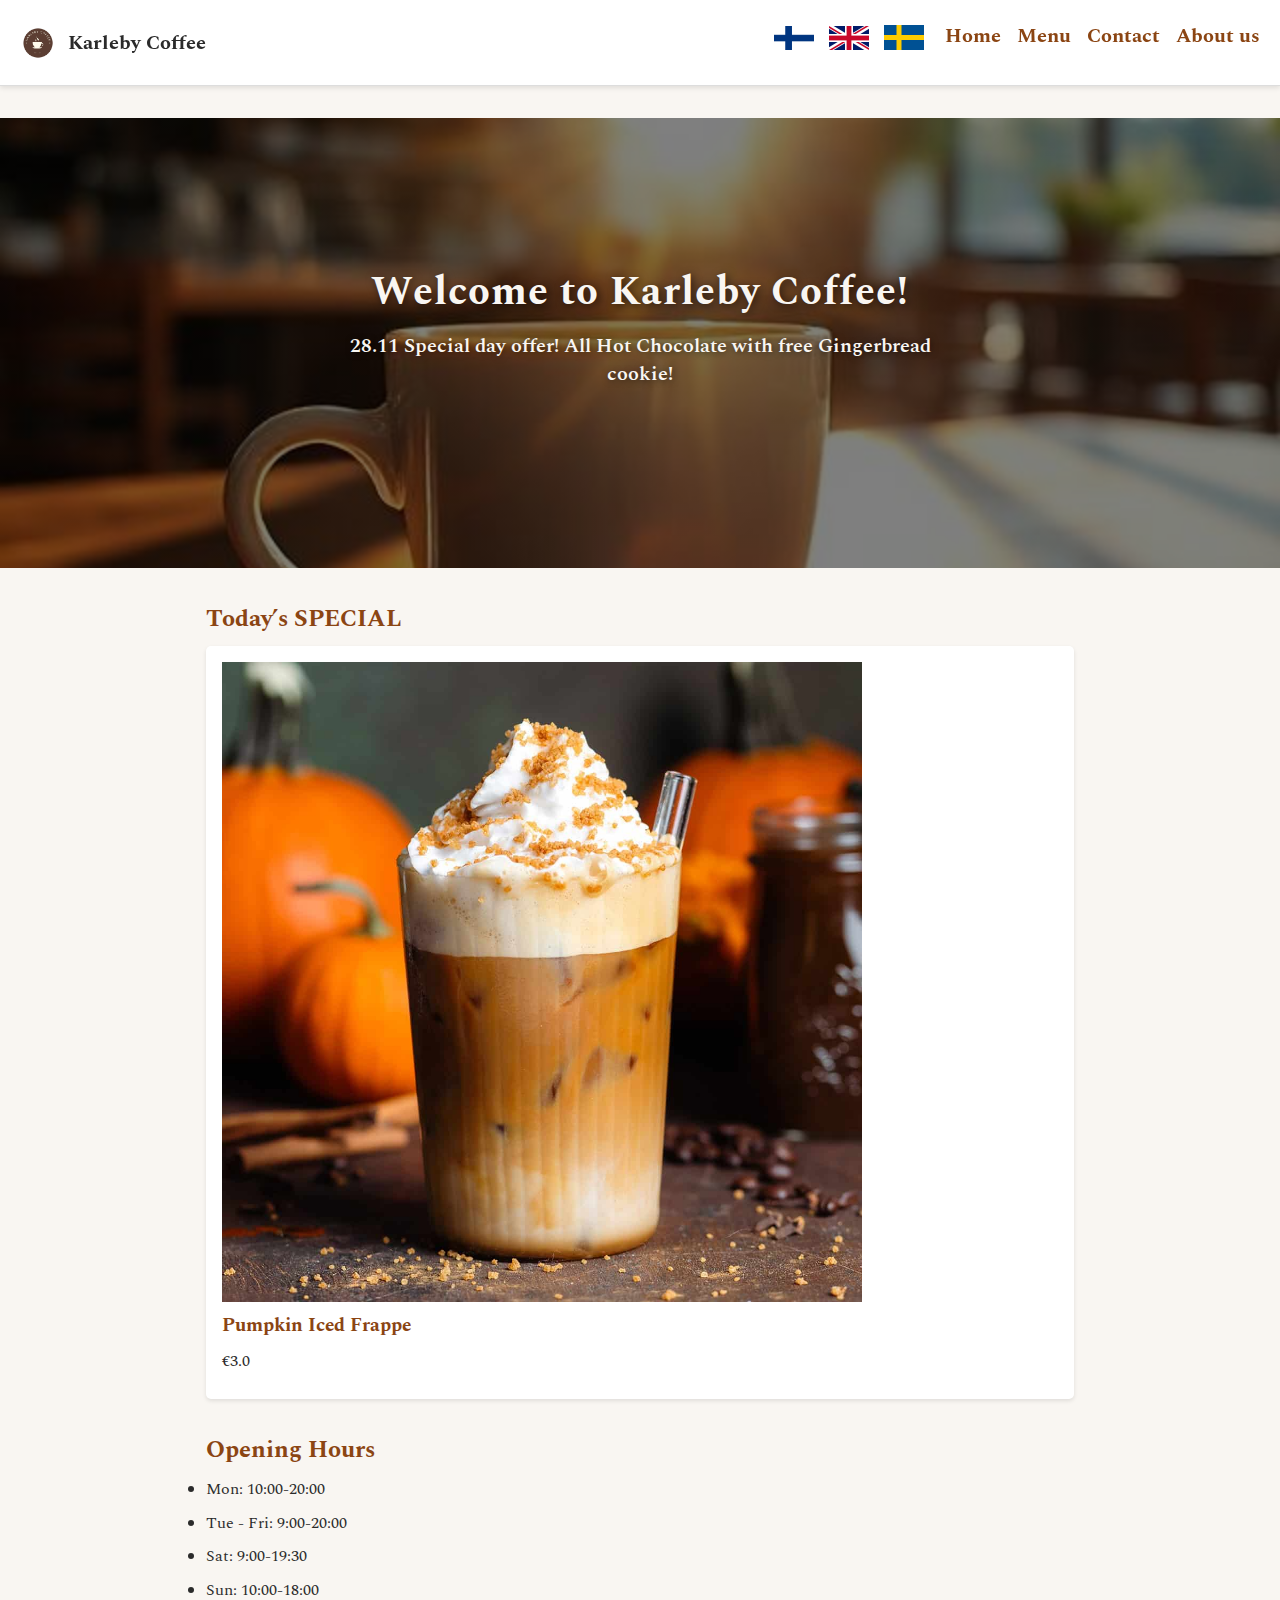
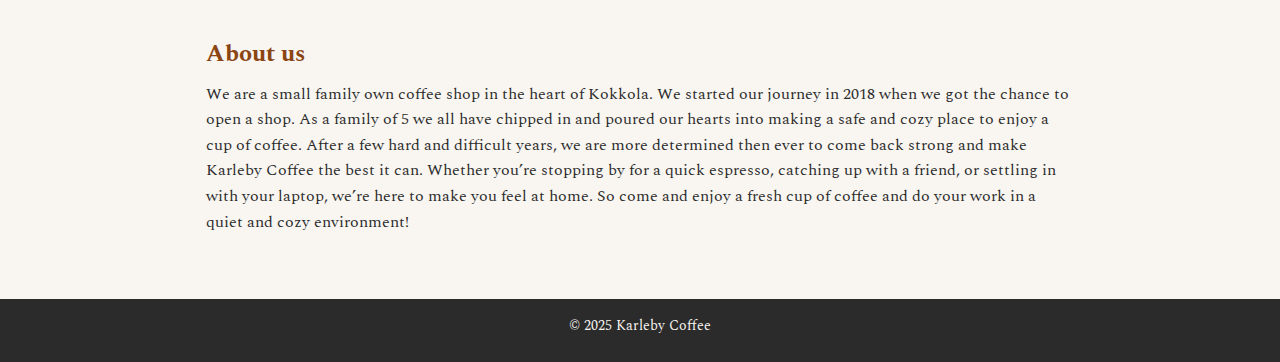
<file: index.html>
<!DOCTYPE HTML>
<html lang="en">

<head>
  <meta charset="utf-8">
  <meta name="viewport" content="width=device-width,initial-scale=1">
  <title>Karleby Coffe</title>
  <link rel="stylesheet" href="style.css">
  <link href="https://fonts.googleapis.com/css2?family=Spectral:wght@400;700&display=swap" rel="stylesheet">
  <link rel="icon" type="image/x-icon" href="Images/Karleby_Coffee_Logo.png">
</head>

<body>
  <a href="#main">Skip to main content</a>

  <header>
    <div>
      <img src="Images/Karleby_Coffee_Logo.png" alt="Karleby Coffee logo" width="36" height="36" style="vertical-align:middle;">
      <a href="index.html" aria-label="Karleby Coffee home" style="margin-left:0.5rem; vertical-align:middle;">Karleby Coffee</a>
    </div>

    <nav aria-label="Primary">
      <ul>
        <div class="language-switcher">
          <a href="Finnish version/indexFi.html">
            <img src="Images/Flag_of_Finland.png" alt="Suomi" class="flag">
          </a>
          <a href="index.html">
            <img src="Images/Flag_of_the_United_Kingdom_(3-5).svg.png" alt="English" class="flag">
          </a>
          <a href="Swedish version/indexSwe.html">
            <img src="Images/Flag_of_Sweden.svg.png" alt="Svenska" class="flag">
          </a>
        </div>
        <li><a href="index.html">Home</a></li>
        <li><a href="menu.html">Menu</a></li>
        <li><a href="contact.html">Contact</a></li>
        <li><a href="#about">About us</a></li>
      </ul>
    </nav>
  </header>

  <main id="main">
    <div class="hero-image">
      <div class="hero-text">
        <section>
          <h1>Welcome to Karleby Coffee!</h1>
          <p>28.11 Special day offer! All Hot Chocolate with free Gingerbread cookie!</p>
          <!-- background image via CSS -->
        </section>
      </div>
    </div>

    <section>
      <h2>Today’s SPECIAL</h2>
      <article>
        <img src="Images/pumpkin-iced-frappe.jpg" alt="Pumpkin Iced Frappe" width="640" height="360" style="max-width:100%; height:auto;">
        <h3> Pumpkin Iced Frappe </h3>
        <p>€3.0</p>
      </article>

    </section>

    <section>
      <h2>Opening Hours</h2>
      <ul>
        <li>Mon: 10:00-20:00</li>
        <li>Tue - Fri: 9:00-20:00</li>
        <li>Sat: 9:00-19:30</li>
        <li>Sun: 10:00-18:00</li>
      </ul>
    </section>

    <section id="about">
      <h2>About us</h2>
      <p>We are a small family own coffee shop in the heart of Kokkola. We started our journey in 2018 when we got the chance to open a shop. As a family of 5 we all have chipped in and poured our hearts into making a safe and cozy place to enjoy a cup of coffee. After a few hard and difficult years, we are more determined then ever to come back strong and make Karleby Coffee the best it can. 

Whether you’re stopping by for a quick espresso, catching up with a friend, or settling in with your laptop, we’re here to make you feel at home.

 

So come and enjoy a fresh cup of coffee and do your work in a quiet and cozy environment!</p>
    </section>
  </main>

  <footer>
    <p>&copy; 2025 Karleby Coffee</p>
  </footer>
</body>

</html>
</file>
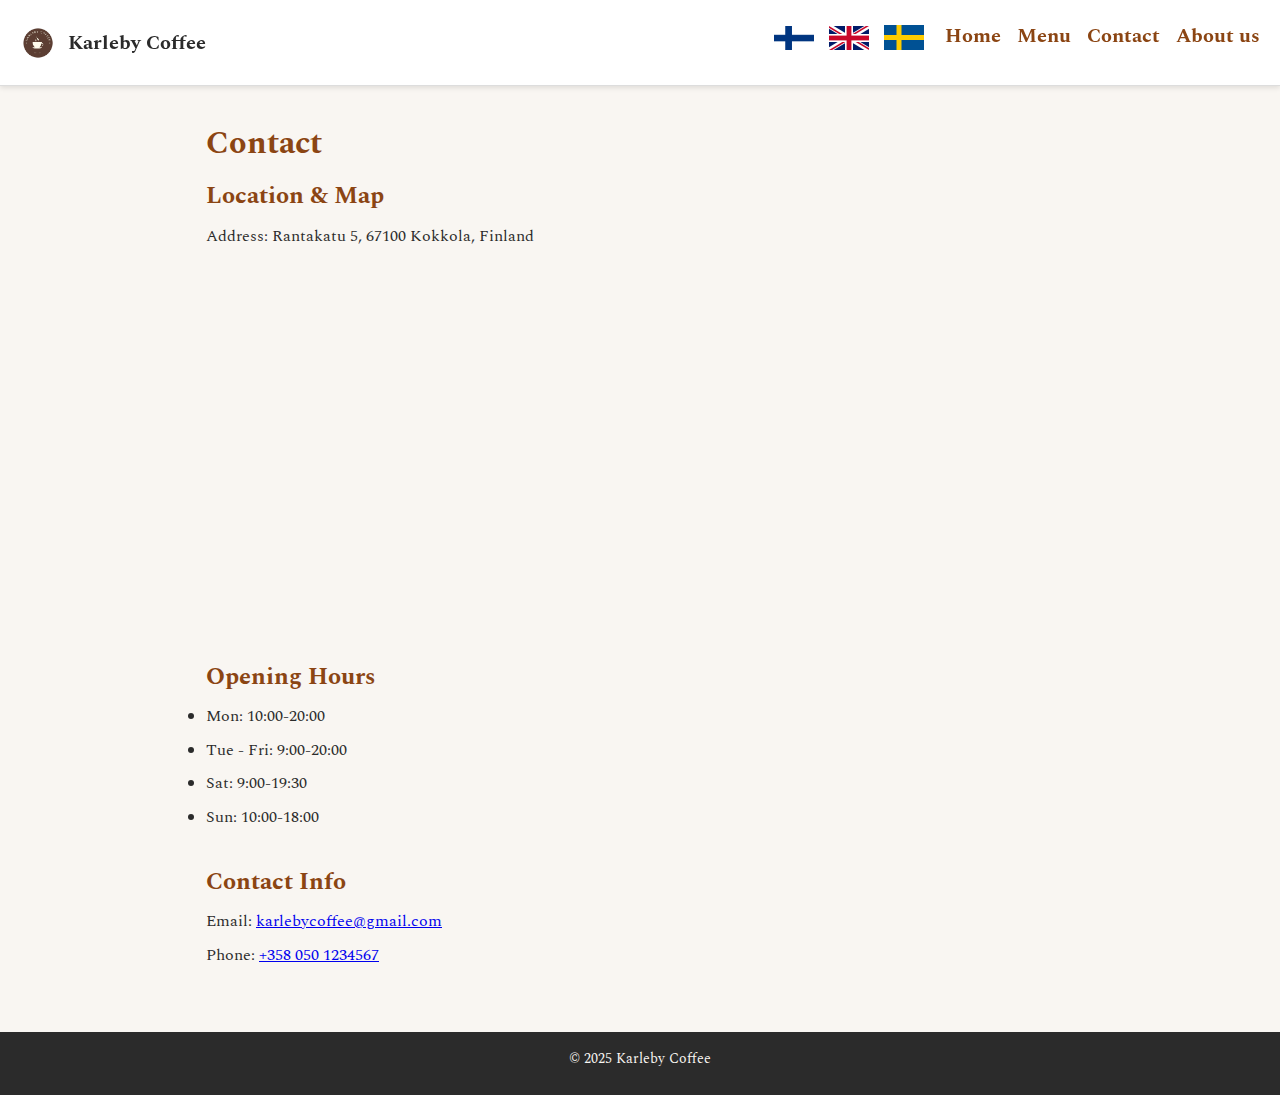
<file: contact.html>
<!DOCTYPE HTML>
<html lang="en">
  <!-- HOW-TO (for owner):
Change address text below. Update the map by replacing the 'q=' value in the iframe src 
with your address, or use Google Maps → Share → Embed a map. -->

<head>
    <meta charset="utf-8">
    <meta name="viewport" content="width=device-width,initial-scale=1">
    <title>Karleby Coffe</title>
    <link rel="stylesheet" href="style.css">
    <link href="https://fonts.googleapis.com/css2?family=Spectral:wght@400;700&display=swap" rel="stylesheet">
    <link rel="icon" type="image/x-icon" href="Images/Karleby_Coffee_Logo.png">
</head>

<body>
  <a class="skip-link" href="#main">Skip to main content</a>

  <header>
    <div>
      <img src="Images/Karleby_Coffee_Logo.png" alt="Karleby Coffee logo" width="36" height="36" style="vertical-align:middle;">
      <a href="index.html" aria-label="Karleby Coffee home" style="margin-left:0.5rem; vertical-align:middle;">Karleby Coffee</a>
    </div>

    <nav aria-label="Primary">
      <ul>
        <div class="language-switcher">
          <a href="Finnish version/contactFi.html">
            <img src="Images/Flag_of_Finland.png" alt="Suomi" class="flag">
          </a>
          <a href="contact.html">
            <img src="Images/Flag_of_the_United_Kingdom_(3-5).svg.png" alt="English" class="flag">
          </a>
          <a href="Swedish version/contactSwe.html">
            <img src="Images/Flag_of_Sweden.svg.png" alt="Svenska" class="flag">
          </a>
        </div>
        <li><a href="index.html">Home</a></li>
        <li><a href="menu.html">Menu</a></li>
        <li><a class="is-active" href="contact.html">Contact</a></li>
        <li><a href="index.html#about">About us</a></li>
      </ul>
    </nav>
  </header>

  <main id="main">
    <h1>Contact</h1>

    <section aria-labelledby="location">
      <h2 id="location">Location & Map</h2>
      <p>Address: Rantakatu 5, 67100 Kokkola, Finland</p>

      <!-- In src, q = the actual address.-->
      <div style="width:100%; max-width:900px;">
        <iframe
          title="Karleby Coffee on Google Maps"
          src="https://www.google.com/maps?q=Rantakatu 5, 67100 Kokkola%2C%20Finland&output=embed"
          width="100%" height="360"
          style="border:0;"
          allowfullscreen=""
          loading="lazy"
          referrerpolicy="no-referrer-when-downgrade">
        </iframe>
      </div>

    </section>

    <section aria-labelledby="hours">
      <h2 id="hours">Opening Hours</h2>
        <ul>
            <li>Mon: 10:00-20:00</li>
            <li>Tue - Fri: 9:00-20:00</li>
            <li>Sat: 9:00-19:30</li>
            <li>Sun: 10:00-18:00</li>
        </ul>

    </section>

    <section aria-labelledby="contact-info">
      <h2 id="contact-info">Contact Info</h2>
        <p>Email: <a href="mailto:karlebycoffee@gmail.com">karlebycoffee@gmail.com</a></p>
      <p>Phone: <a href="tel:+358401234567">+358 050 1234567</a></p>
    </section>
  </main>

  <footer class="site-footer">
    <p>&copy; <span id="year">2025</span> Karleby Coffee</p>
  </footer>
</body>
</html>
</file>
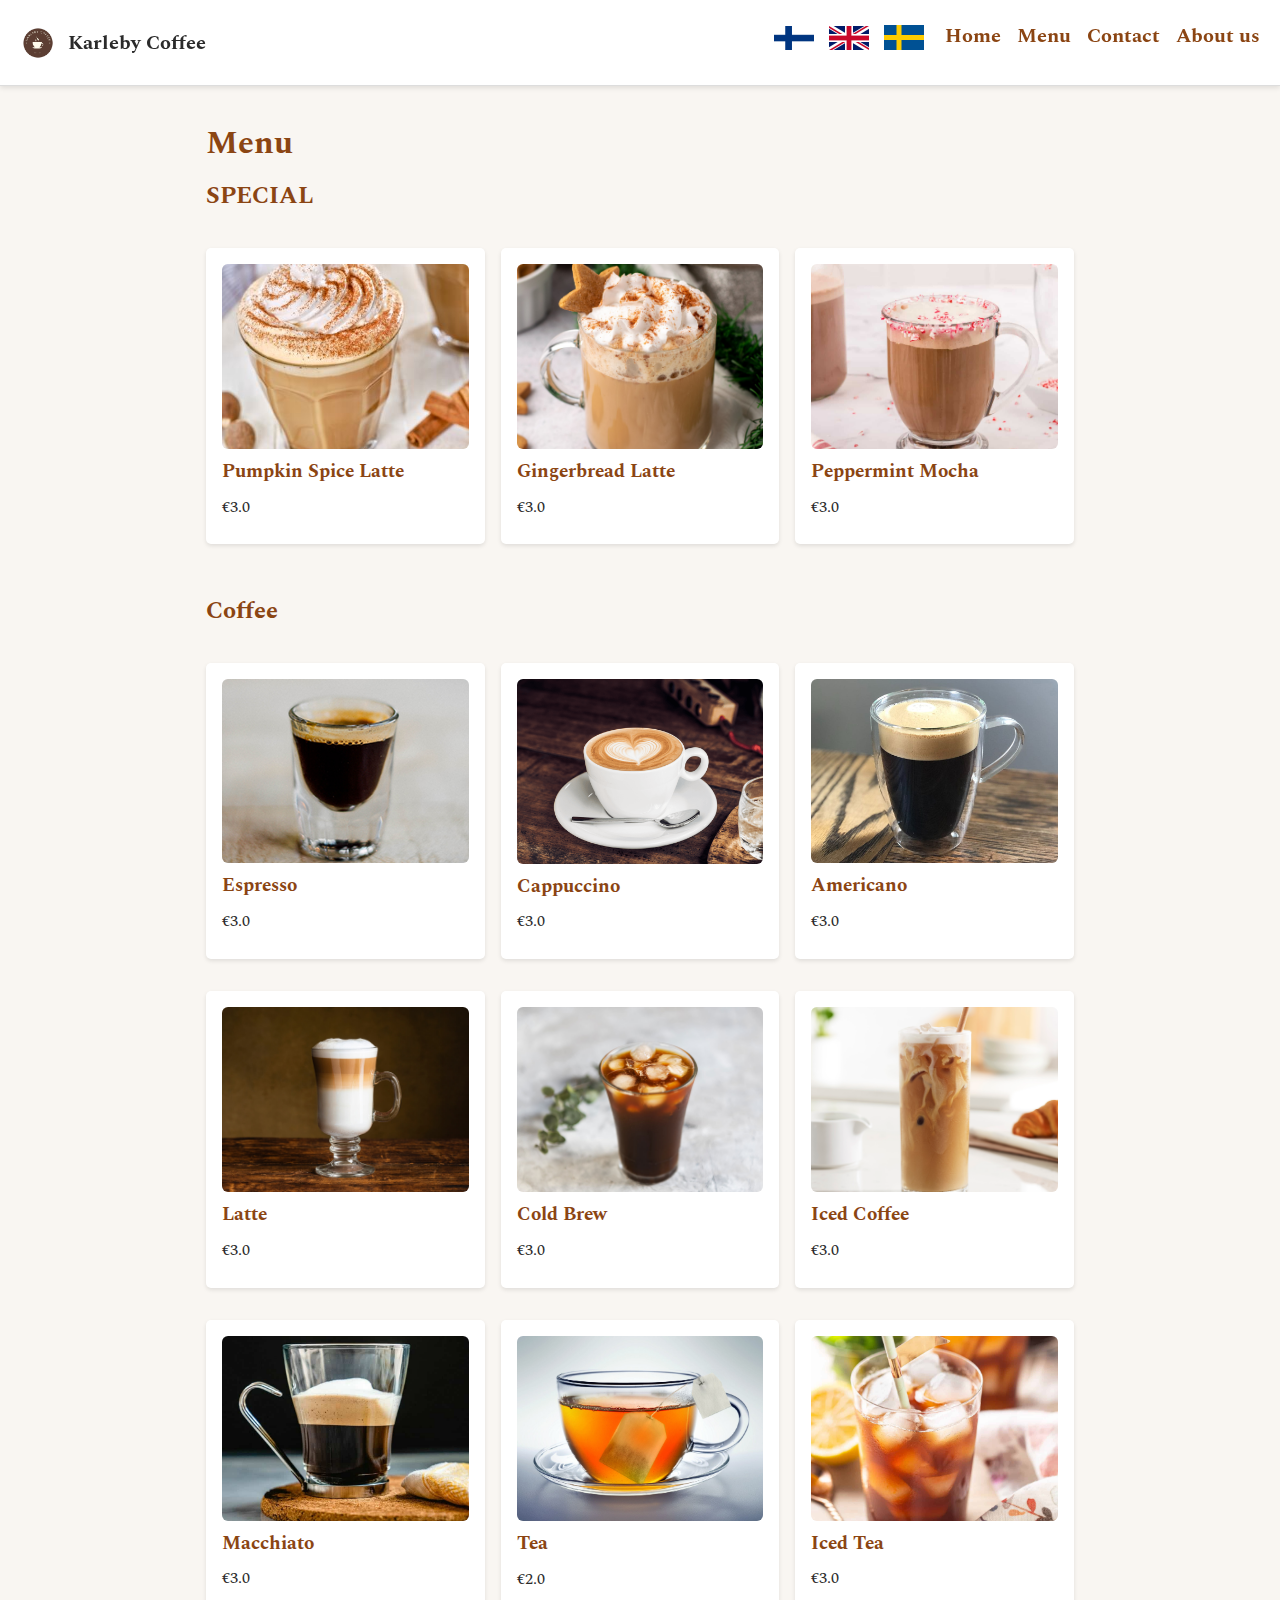
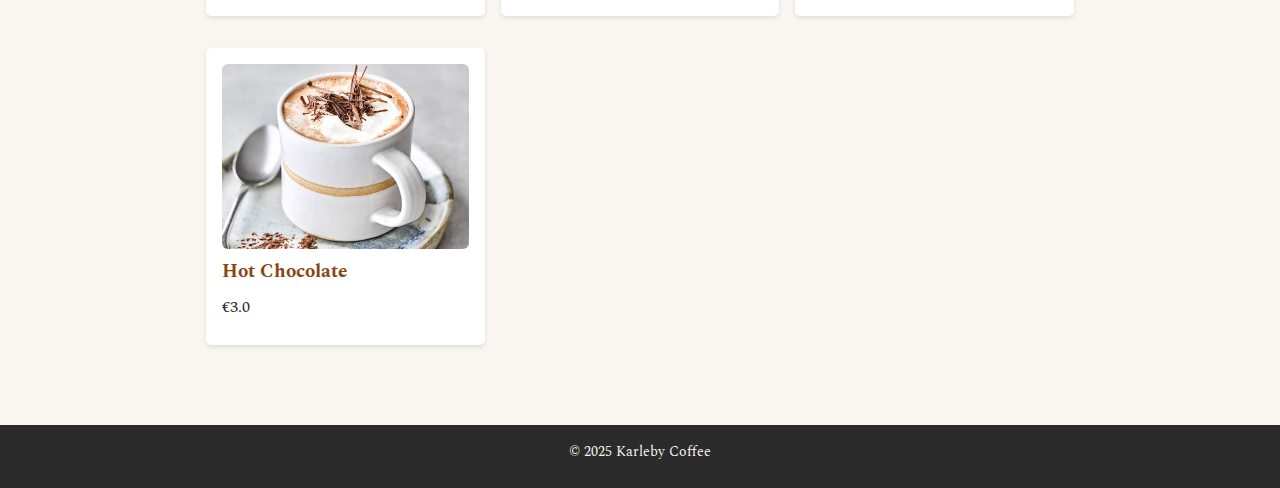
<file: menu.html>
<!DOCTYPE HTML>
<html lang="en">
  <!-- HOW-TO (for owner):
Duplicate an <article> block, change <img src>, <h3>, and price <p>.
Keep alt text meaningful. Images go to /Images/. -->

<head>
    <meta charset="utf-8">
    <meta name="viewport" content="width=device-width,initial-scale=1">
    <title>Karleby Coffe</title>
    <link rel="stylesheet" href="style.css">
    <link href="https://fonts.googleapis.com/css2?family=Spectral:wght@400;700&display=swap" rel="stylesheet">
    <link rel="icon" type="image/x-icon" href="Images/Karleby_Coffee_Logo.png">
</head>

<body>
  <a class="skip-link" href="#main">Skip to main content</a>

  <header>
    <div>
      <img src="Images/Karleby_Coffee_Logo.png" alt="Karleby Coffee logo" width="36" height="36" style="vertical-align:middle;">
      <a href="index.html" aria-label="Karleby Coffee home" style="margin-left:0.5rem; vertical-align:middle;">Karleby Coffee</a>
    </div>

    <nav aria-label="Primary">
      <ul>
        <div class="language-switcher">
          <a href="Finnish version/menuFi.html">
            <img src="Images/Flag_of_Finland.png" alt="Suomi" class="flag">
          </a>
          <a href="index.html">
            <img src="Images/Flag_of_the_United_Kingdom_(3-5).svg.png" alt="English" class="flag">
          </a>
          <a href="Swedish version/menuSwe.html">
            <img src="Images/Flag_of_Sweden.svg.png" alt="Svenska" class="flag">
          </a>
        </div>
        <li><a href="index.html">Home</a></li>
        <li><a class="is-active" href="menu.html">Menu</a></li>
        <li><a href="contact.html">Contact</a></li>
        <li><a href="index.html#about">About us</a></li>
      </ul>
    </nav>
  </header>

  <main id="main" class="section">
    <h1>Menu</h1>
    <section data-grid>
  <h2>SPECIAL</h2>

  <article>
    <img src="Images/pumpkin-spice-latte.jpg" alt="Pumpkin Spice Latte" width="640" height="360" style="max-width:100%; height:auto;">
    <h3>Pumpkin Spice Latte</h3>
    <p>€3.0</p>
  </article>

  <article>
    <img src="Images/gingerbread-latte.jpg" alt="Gingerbread Latte" width="640" height="360" style="max-width:100%; height:auto;">
    <h3>Gingerbread Latte</h3>
    <p>€3.0</p>
  </article>

  <article>
    <img src="Images/peppermint-mocha.jpg" alt="Peppermint Mocha" width="640" height="360" style="max-width:100%; height:auto;">
    <h3>Peppermint Mocha</h3>
    <p>€3.0</p>
  </article>
</section>

    <section data-grid>
  <h2>Coffee</h2>

  <article>
    <img src="Images/espresso.jpg" alt="Espresso" width="640" height="360" style="max-width:100%; height:auto;">
    <h3>Espresso</h3>
    <p>€3.0</p>
  </article>

  <article>
    <img src="Images/capuchinop.png" alt="Cappuccino" width="640" height="360" style="max-width:100%; height:auto;">
    <h3>Cappuccino</h3>
    <p>€3.0</p>
  </article>

  <article>
    <img src="Images/americano.jpeg" alt="Americano" width="640" height="360" style="max-width:100%; height:auto;">
    <h3>Americano</h3>
    <p>€3.0</p>
  </article>

  <article>
    <img src="Images/latte.jpg" alt="Latte" width="640" height="360" style="max-width:100%; height:auto;">
    <h3>Latte</h3>
    <p>€3.0</p>
  </article>

  <article>
    <img src="Images/cold-brew.jpg" alt="Cold Brew" width="640" height="360" style="max-width:100%; height:auto;">
    <h3>Cold Brew</h3>
    <p>€3.0</p>
  </article>

  <article>
    <img src="Images/iced-coffee.jpg" alt="Iced Coffee" width="640" height="360" style="max-width:100%; height:auto;">
    <h3>Iced Coffee</h3>
    <p>€3.0</p>
  </article>

  <article>
    <img src="Images/macchiato.jpg" alt="Macchiato" width="640" height="360" style="max-width:100%; height:auto;">
    <h3>Macchiato</h3>
    <p>€3.0</p>
  </article>

  <article>
    <img src="Images/tea.jpg" alt="Tea" width="640" height="360" style="max-width:100%; height:auto;">
    <h3>Tea</h3>
    <p>€2.0</p>
  </article>

  <article>
    <img src="Images/iced-tea.jpg" alt="Iced Tea" width="640" height="360" style="max-width:100%; height:auto;">
    <h3>Iced Tea</h3>
    <p>€3.0</p>
  </article>

  <article>
    <img src="Images/hot-chocolate.jpg" alt="Hot Chocolate" width="640" height="360" style="max-width:100%; height:auto;">
    <h3>Hot Chocolate</h3>
    <p>€3.0</p>
  </article>
</section>

  </main>

  <footer class="site-footer">
    <p>&copy; <span id="year">2025</span> Karleby Coffee</p>
  </footer>
</body>
</html>
</file>
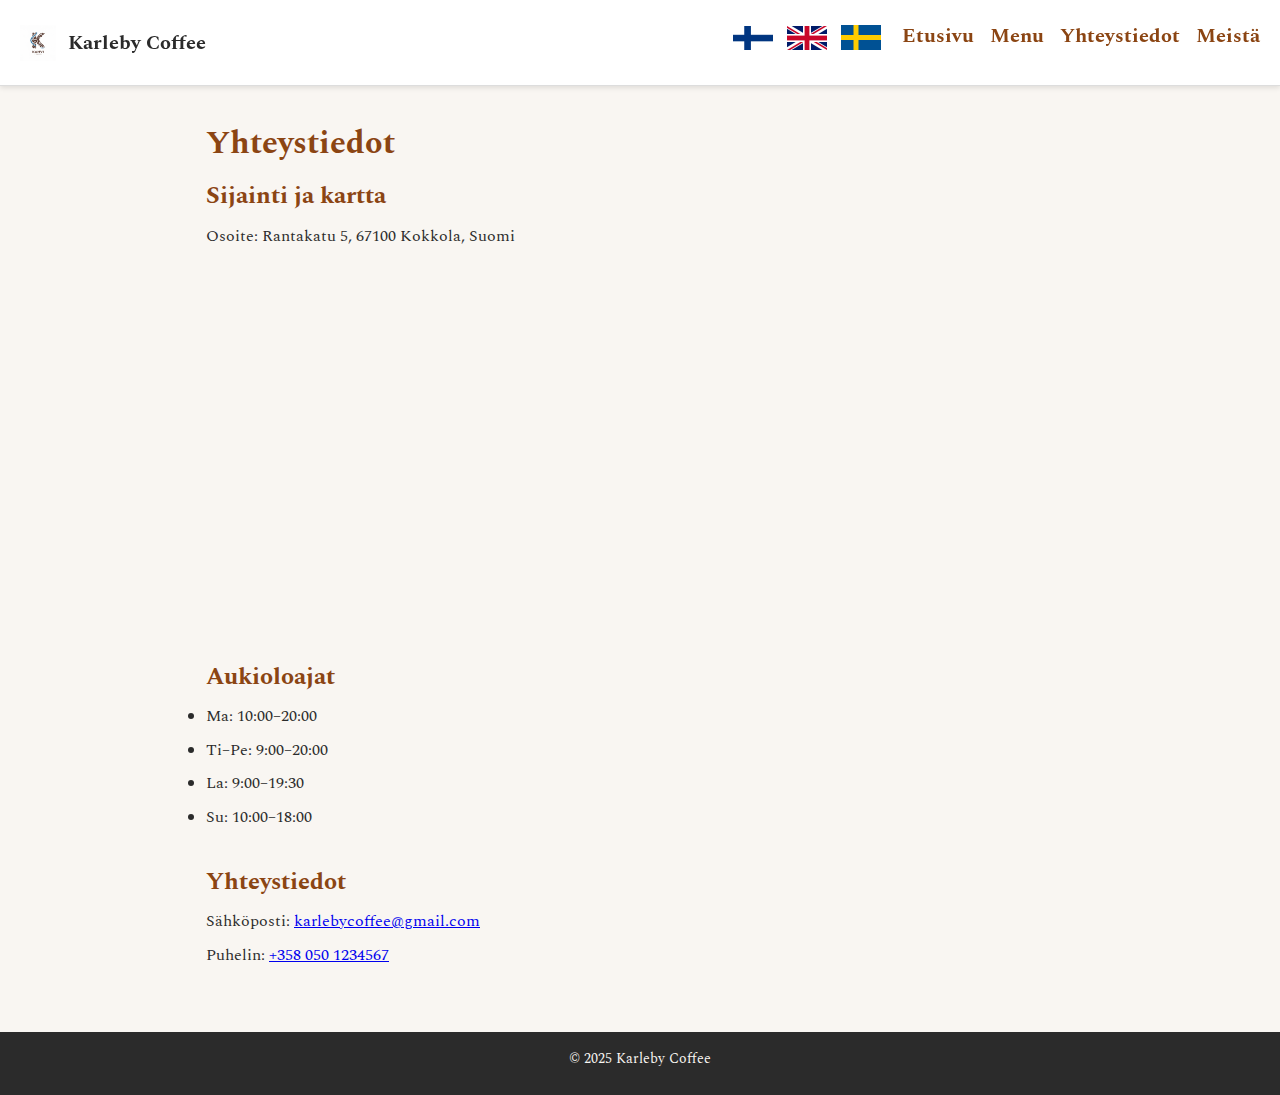
<file: Finnish version/contactFi.html>
<!DOCTYPE HTML>
<html lang="fi">
<head>
  <meta charset="utf-8">
  <meta name="viewport" content="width=device-width,initial-scale=1">
  <title>Karleby Coffee</title>
  <link rel="stylesheet" href="../style.css">
  <link href="https://fonts.googleapis.com/css2?family=Spectral:wght@400;700&display=swap" rel="stylesheet">
  <link rel="icon" type="image/x-icon" href="Images/Karleby_Coffee_Logo.png">
</head>

<body>
  <a class="skip-link" href="#main">Siirry pääsisältöön</a>

  <header>
    <div>
      <img src="../Images/logo.png" alt="Karleby Coffee -logo" width="36" height="36" style="vertical-align:middle;">
      <a href="indexFi.html" aria-label="Karleby Coffee etusivu" style="margin-left:0.5rem; vertical-align:middle;">Karleby Coffee</a>
    </div>

    <nav aria-label="Päävalikko">
      <ul>
        <div class="language-switcher">
          <a href="../Finnish version/contactFi.html"><img src="../Images/Flag_of_Finland.png" alt="Suomi" class="flag"></a>
          <a href="../contact.html"><img src="../Images/Flag_of_the_United_Kingdom_(3-5).svg.png" alt="Englanti" class="flag"></a>
          <a href="../Swedish version/contactSwe.html"><img src="../Images/Flag_of_Sweden.svg.png" alt="Ruotsi" class="flag"></a>
        </div>
        <li><a href="../Finnish version/indexFi.html">Etusivu</a></li>
        <li><a href="../Finnish version/menuFi.html">Menu</a></li>
        <li><a class="is-active" href="../Finnish version/contactFi.html">Yhteystiedot</a></li>
        <li><a href="indexFi.html#about">Meistä</a></li>
      </ul>
    </nav>
  </header>

  <main id="main">
    <h1>Yhteystiedot</h1>

    <section aria-labelledby="location">
      <h2 id="location">Sijainti ja kartta</h2>
      <p>Osoite: Rantakatu 5, 67100 Kokkola, Suomi</p>

      <div style="width:100%; max-width:900px;">
        <iframe
          title="Karleby Coffee Google Mapsissa"
          src="https://www.google.com/maps?q=Rantakatu 5, 67100 Kokkola%2C%20Finland&output=embed"
          width="100%" height="360"
          style="border:0;"
          allowfullscreen=""
          loading="lazy"
          referrerpolicy="no-referrer-when-downgrade">
        </iframe>
      </div>
    </section>

    <section aria-labelledby="hours">
      <h2 id="hours">Aukioloajat</h2>
      <ul>
        <li>Ma: 10:00–20:00</li>
        <li>Ti–Pe: 9:00–20:00</li>
        <li>La: 9:00–19:30</li>
        <li>Su: 10:00–18:00</li>
      </ul>
    </section>

    <section aria-labelledby="contact-info">
      <h2 id="contact-info">Yhteystiedot</h2>
      <p>Sähköposti: <a href="mailto:karlebycoffee@gmail.com">karlebycoffee@gmail.com</a></p>
      <p>Puhelin: <a href="tel:+358401234567">+358 050 1234567</a></p>
    </section>
  </main>

  <footer class="site-footer">
    <p>&copy; <span id="year">2025</span> Karleby Coffee</p>
  </footer>
</body>
</html>
</file>
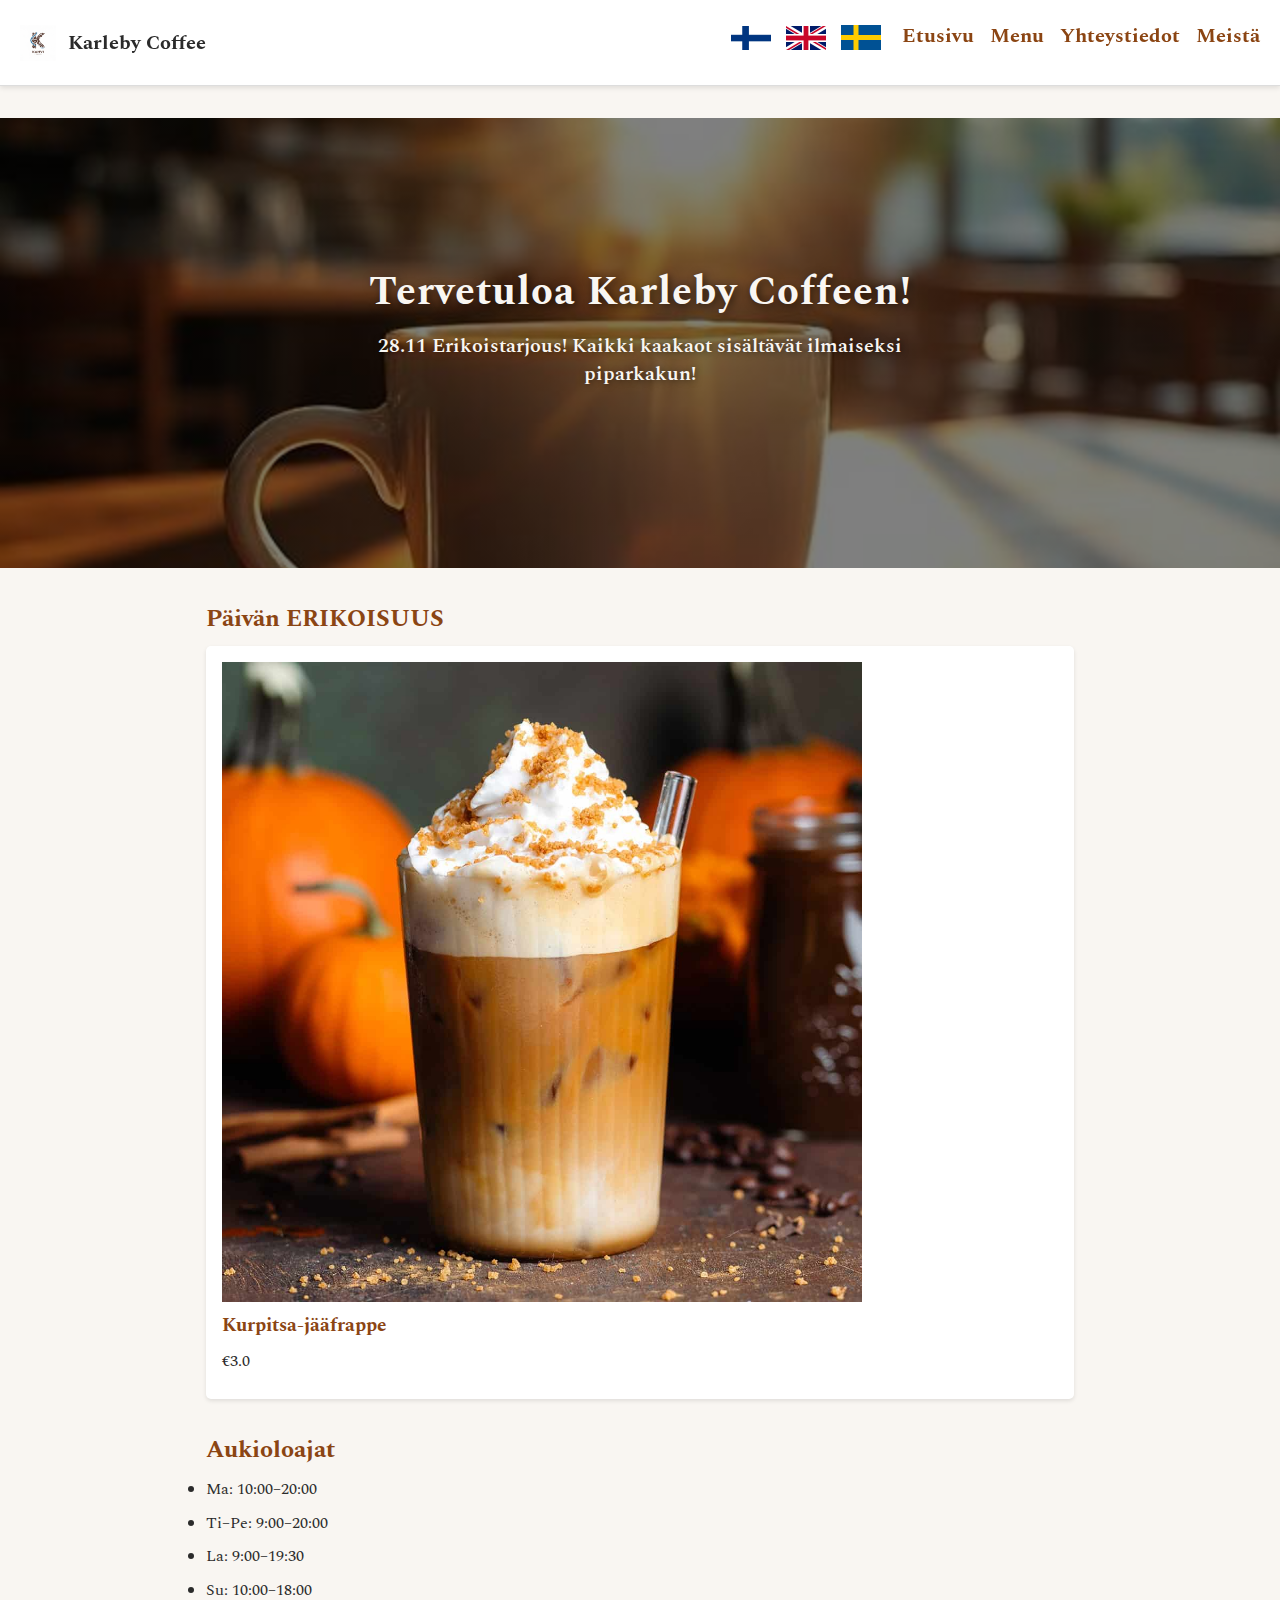
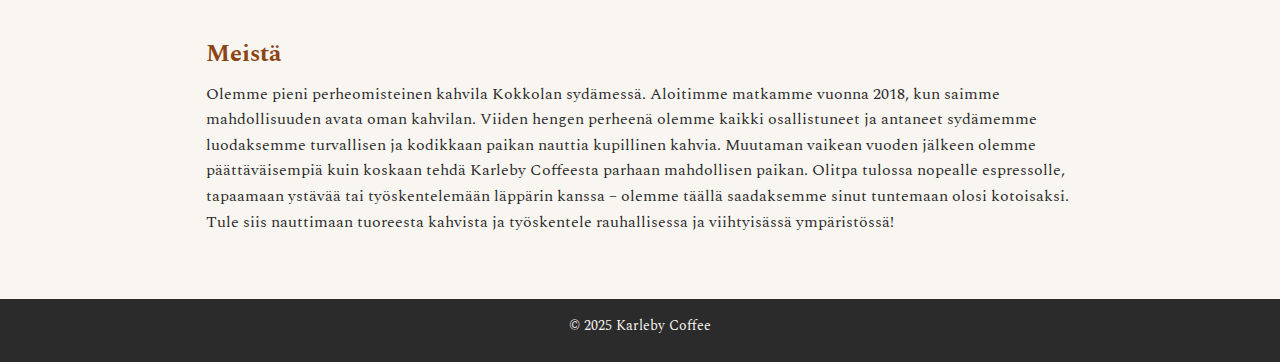
<file: Finnish version/indexFi.html>
<!DOCTYPE HTML>
<html lang="fi">

<head>
  <meta charset="utf-8">
  <meta name="viewport" content="width=device-width,initial-scale=1">
  <title>Karleby Coffee</title>
  <link rel="stylesheet" href="../style.css">
  <link href="https://fonts.googleapis.com/css2?family=Spectral:wght@400;700&display=swap" rel="stylesheet">
</head>

<body>
  <a href="#main">Siirry pääsisältöön</a>

  <header>
    <div>
      <img src="../Images/logo.png" alt="Karleby Coffee -logo" width="36" height="36" style="vertical-align:middle;">
      <a href="indexFI.html" aria-label="Karleby Coffee etusivu" style="margin-left:0.5rem; vertical-align:middle;">Karleby Coffee</a>
    </div>

    <nav aria-label="Päävalikko">
      <ul>
        <div class="language-switcher">
          <a href="../Finnish version/indexFi.html">
            <img src="../Images/Flag_of_Finland.png" alt="Suomi" class="flag">
          </a>
          <a href="../index.html">
            <img src="../Images/Flag_of_the_United_Kingdom_(3-5).svg.png" alt="Englanti" class="flag">
          </a>
          <a href="../Swedish version/indexSwe.html">
            <img src="../Images/Flag_of_Sweden.svg.png" alt="Ruotsi" class="flag">
          </a>
        </div>
        <li><a href="indexFi.html">Etusivu</a></li>
        <li><a href="menuFi.html">Menu</a></li>
        <li><a href="contactFi.html">Yhteystiedot</a></li>
        <li><a href="#about">Meistä</a></li>
      </ul>
    </nav>
  </header>

  <main id="main">
    <div class="hero-image">
      <div class="hero-text">
        <section>
          <h1>Tervetuloa Karleby Coffeen!</h1>
          <p>28.11 Erikoistarjous! Kaikki kaakaot sisältävät ilmaiseksi piparkakun!</p>
          <!-- taustakuva CSS:n kautta -->
        </section>
      </div>
    </div>

    <section>
      <h2>Päivän ERIKOISUUS</h2>
      <article>
        <img src="../Images/pumpkin-iced-frappe.jpg" alt="Kurpitsa-jääfrappe" width="640" height="360" style="max-width:100%; height:auto;">
        <h3> Kurpitsa-jääfrappe </h3>
        <p>€3.0</p>
      </article>
    </section>

    <section>
      <h2>Aukioloajat</h2>
      <ul>
        <li>Ma: 10:00–20:00</li>
        <li>Ti–Pe: 9:00–20:00</li>
        <li>La: 9:00–19:30</li>
        <li>Su: 10:00–18:00</li>
      </ul>
    </section>

    <section id="about">
      <h2>Meistä</h2>
      <p>Olemme pieni perheomisteinen kahvila Kokkolan sydämessä. Aloitimme matkamme vuonna 2018, kun saimme mahdollisuuden avata oman kahvilan. Viiden hengen perheenä olemme kaikki osallistuneet ja antaneet sydämemme luodaksemme turvallisen ja kodikkaan paikan nauttia kupillinen kahvia.

Muutaman vaikean vuoden jälkeen olemme päättäväisempiä kuin koskaan tehdä Karleby Coffeesta parhaan mahdollisen paikan.

Olitpa tulossa nopealle espressolle, tapaamaan ystävää tai työskentelemään läppärin kanssa – olemme täällä saadaksemme sinut tuntemaan olosi kotoisaksi.

Tule siis nauttimaan tuoreesta kahvista ja työskentele rauhallisessa ja viihtyisässä ympäristössä!</p>
    </section>
  </main>

  <footer>
    <p>&copy; 2025 Karleby Coffee</p>
  </footer>
</body>

</html>
</file>
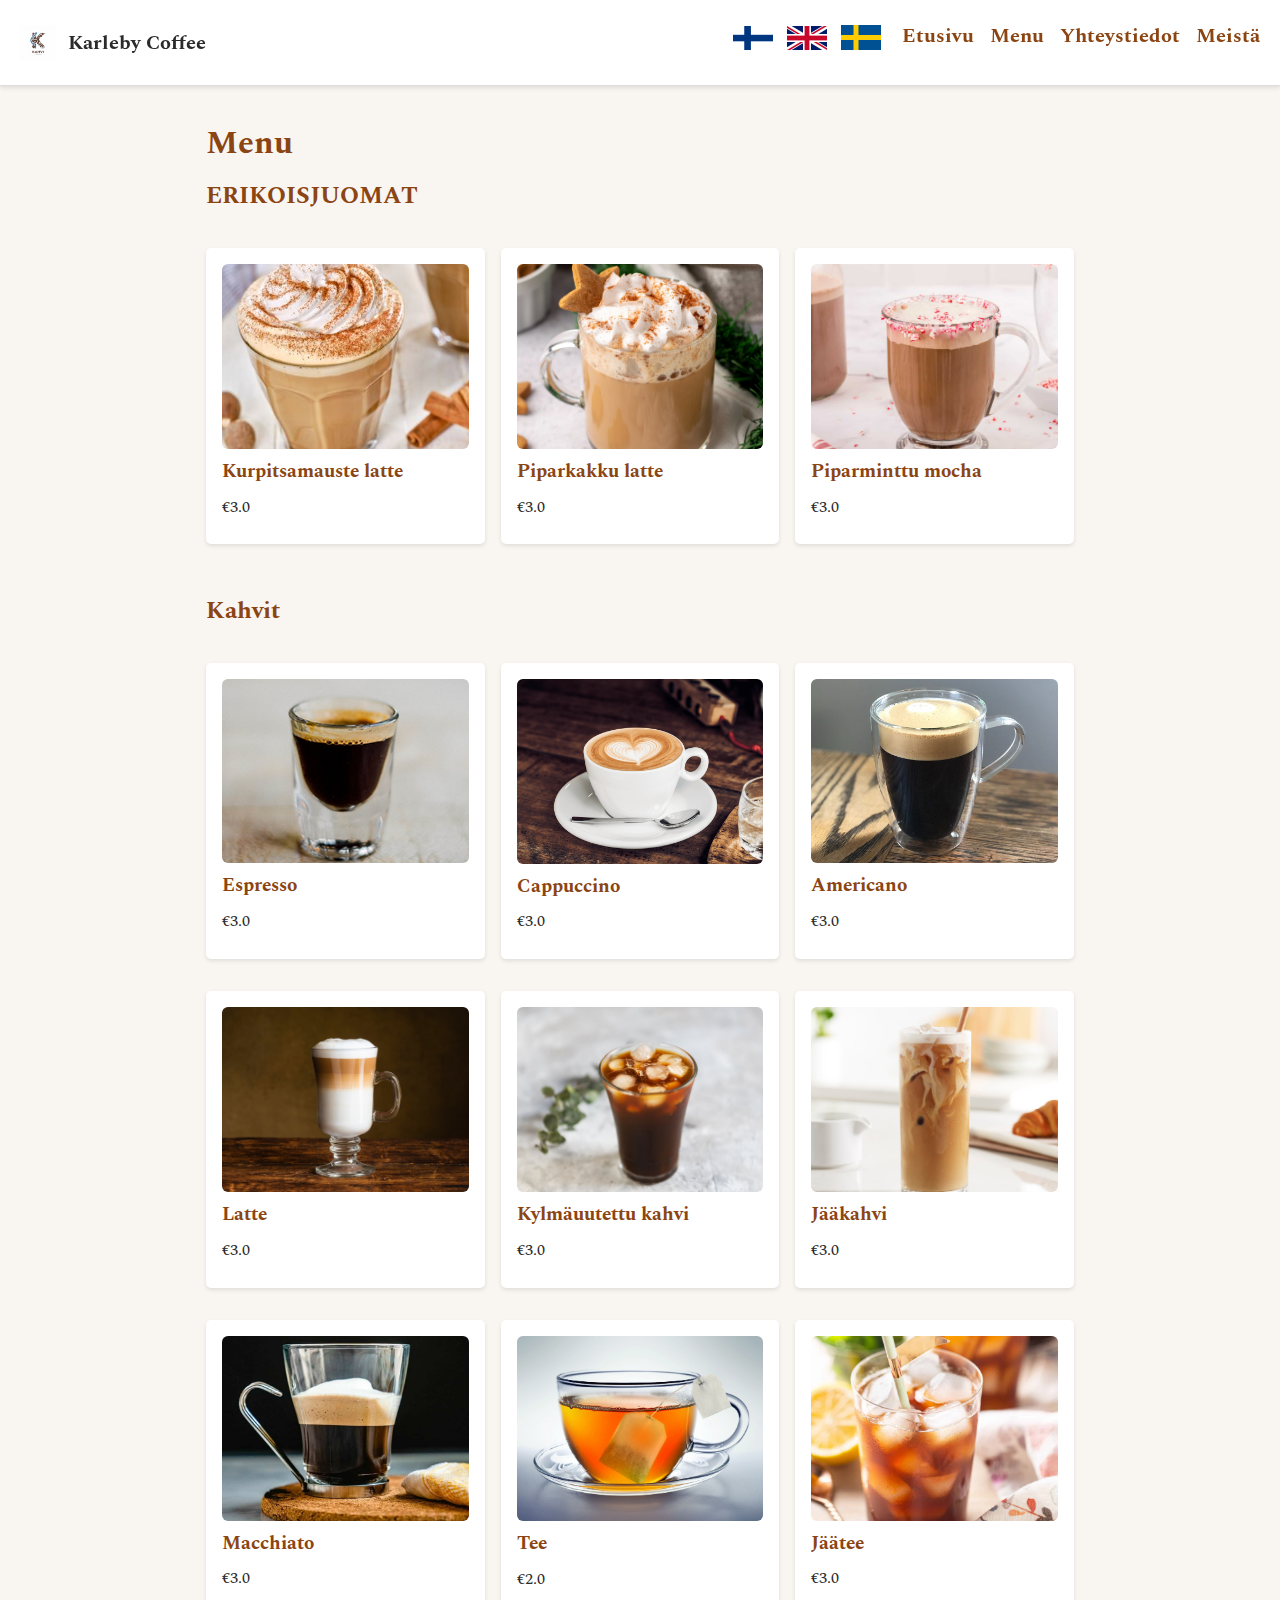
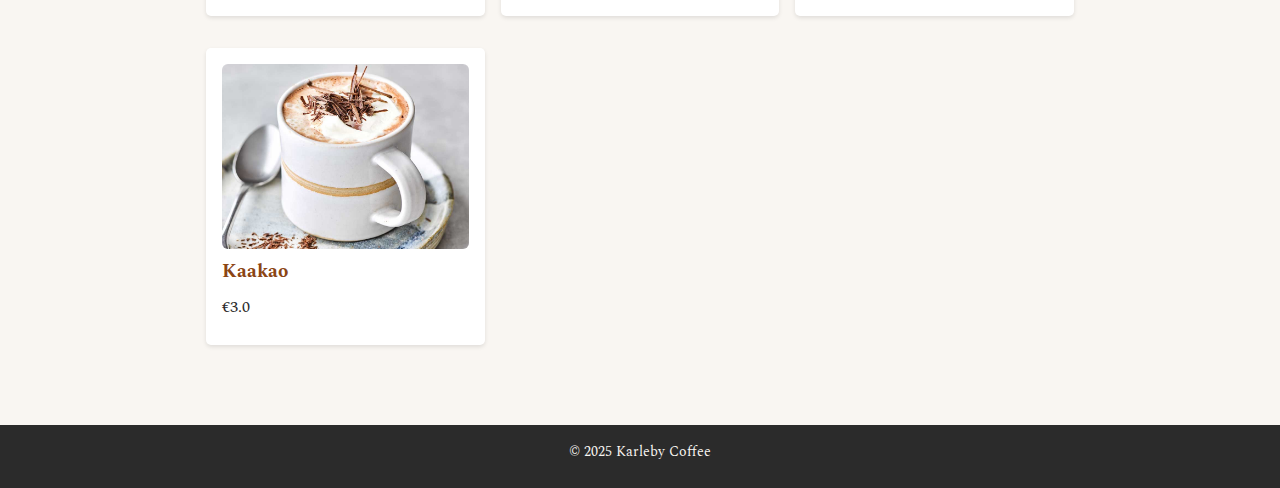
<file: Finnish version/menuFi.html>
<!DOCTYPE HTML>
<html lang="fi">
<head>
  <meta charset="utf-8">
  <meta name="viewport" content="width=device-width,initial-scale=1">
  <title>Karleby Coffee</title>
  <link rel="stylesheet" href="../style.css">
  <link href="https://fonts.googleapis.com/css2?family=Spectral:wght@400;700&display=swap" rel="stylesheet">
</head>

<body>
  <a class="skip-link" href="#main">Siirry pääsisältöön</a>

  <header>
    <div>
      <img src="../Images/logo.png" alt="Karleby Coffee -logo" width="36" height="36" style="vertical-align:middle;">
      <a href="indexFi.html" aria-label="Karleby Coffee etusivu" style="margin-left:0.5rem; vertical-align:middle;">Karleby Coffee</a>
    </div>

    <nav aria-label="Päävalikko">
      <ul>
        <div class="language-switcher">
          <a href="../Finnish version/menuFi.html"><img src="../Images/Flag_of_Finland.png" alt="Suomi" class="flag"></a>
          <a href="../menu.html"><img src="../Images/Flag_of_the_United_Kingdom_(3-5).svg.png" alt="Englanti" class="flag"></a>
          <a href="../Swedish version/menuSwe.html"><img src="../Images/Flag_of_Sweden.svg.png" alt="Ruotsi" class="flag"></a>
        </div>
        <li><a href="indexFi.html">Etusivu</a></li>
        <li><a class="is-active" href="menuFi.html">Menu</a></li>
        <li><a href="contactFi.html">Yhteystiedot</a></li>
        <li><a href="indexFi.html#about">Meistä</a></li>
      </ul>
    </nav>
  </header>

  <main id="main" class="section">
    <h1>Menu</h1>
    <section data-grid>
      <h2>ERIKOISJUOMAT</h2>
      <article><img src="../Images/pumpkin-spice-latte.jpg" alt="Kurpitsamauste latte"><h3>Kurpitsamauste latte</h3><p>€3.0</p></article>
      <article><img src="../Images/gingerbread-latte.jpg" alt="Piparkakku latte"><h3>Piparkakku latte</h3><p>€3.0</p></article>
      <article><img src="../Images/peppermint-mocha.jpg" alt="Piparminttu mocha"><h3>Piparminttu mocha</h3><p>€3.0</p></article>
    </section>

    <section data-grid>
      <h2>Kahvit</h2>
      <article><img src="../Images/espresso.jpg" alt="Espresso"><h3>Espresso</h3><p>€3.0</p></article>
      <article><img src="../Images/capuchinop.png" alt="Cappuccino"><h3>Cappuccino</h3><p>€3.0</p></article>
      <article><img src="../Images/americano.jpeg" alt="Americano"><h3>Americano</h3><p>€3.0</p></article>
      <article><img src="../Images/latte.jpg" alt="Latte"><h3>Latte</h3><p>€3.0</p></article>
      <article><img src="../Images/cold-brew.jpg" alt="Cold Brew"><h3>Kylmäuutettu kahvi</h3><p>€3.0</p></article>
      <article><img src="../Images/iced-coffee.jpg" alt="Jääkahvi"><h3>Jääkahvi</h3><p>€3.0</p></article>
      <article><img src="../Images/macchiato.jpg" alt="Macchiato"><h3>Macchiato</h3><p>€3.0</p></article>
      <article><img src="../Images/tea.jpg" alt="Tee"><h3>Tee</h3><p>€2.0</p></article>
      <article><img src="../Images/iced-tea.jpg" alt="Jäätee"><h3>Jäätee</h3><p>€3.0</p></article>
      <article><img src="../Images/hot-chocolate.jpg" alt="Kaakao"><h3>Kaakao</h3><p>€3.0</p></article>
    </section>
  </main>

  <footer class="site-footer">
    <p>&copy; <span id="year">2025</span> Karleby Coffee</p>
  </footer>
</body>
</html>
</file>
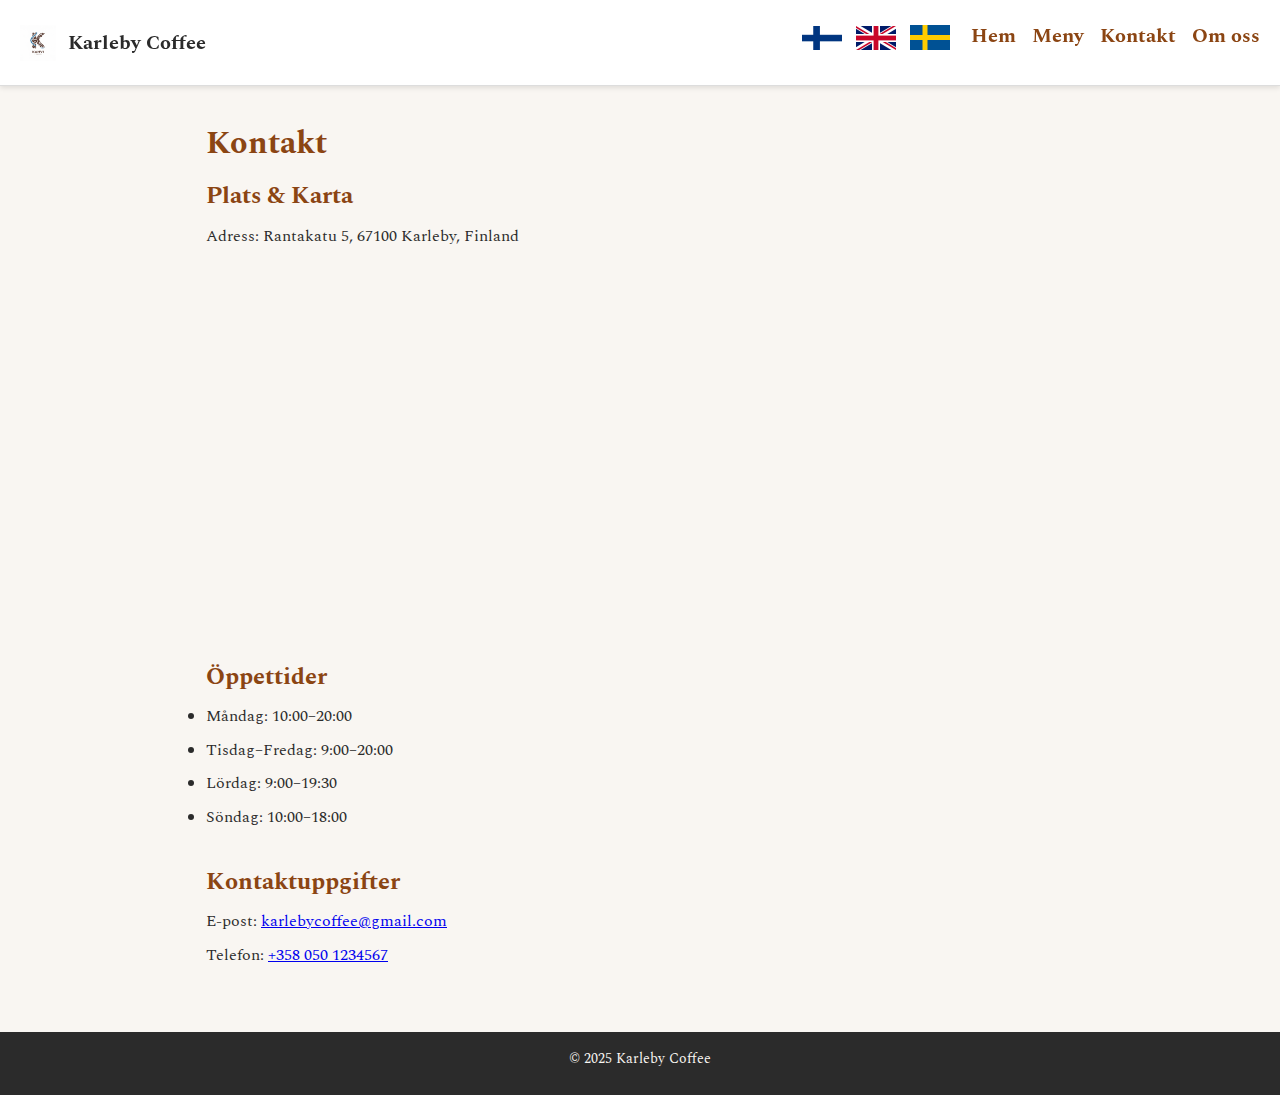
<file: Swedish version/contactSwe.html>
<!DOCTYPE HTML>
<html lang="sv">
<head>
  <meta charset="utf-8">
  <meta name="viewport" content="width=device-width,initial-scale=1">
  <title>Karleby Coffee</title>
  <link rel="stylesheet" href="../style.css">
  <link href="https://fonts.googleapis.com/css2?family=Spectral:wght@400;700&display=swap" rel="stylesheet">
  <link rel="icon" type="image/x-icon" href="Images/Karleby_Coffee_Logo.png">
</head>

<body>
  <a class="skip-link" href="#main">Hoppa till huvudinnehållet</a>

  <header>
    <div>
      <img src="../Images/logo.png" alt="Karleby Coffee logotyp" width="36" height="36" style="vertical-align:middle;">
      <a href="indexSwe.html" aria-label="Karleby Coffee startsida" style="margin-left:0.5rem; vertical-align:middle;">Karleby Coffee</a>
    </div>

    <nav aria-label="Huvudmeny">
      <ul>
        <div class="language-switcher">
          <a href="../Finnish version/indexFi.html"><img src="../Images/Flag_of_Finland.png" alt="Suomi" class="flag"></a>
          <a href="../contact.html"><img src="../Images/Flag_of_the_United_Kingdom_(3-5).svg.png" alt="Engelska" class="flag"></a>
          <a href="contactSwe.html"><img src="../Images/Flag_of_Sweden.svg.png" alt="Svenska" class="flag"></a>
        </div>
        <li><a href="indexSwe.html">Hem</a></li>
        <li><a href="menuSwe.html">Meny</a></li>
        <li><a class="is-active" href="contactSwe.html">Kontakt</a></li>
        <li><a href="indexSwe.html#about">Om oss</a></li>
      </ul>
    </nav>
  </header>

  <main id="main">
    <h1>Kontakt</h1>

    <section aria-labelledby="location">
      <h2 id="location">Plats & Karta</h2>
      <p>Adress: Rantakatu 5, 67100 Karleby, Finland</p>

      <div style="width:100%; max-width:900px;">
        <iframe
          title="Karleby Coffee på Google Maps"
          src="https://www.google.com/maps?q=Rantakatu 5, 67100 Kokkola%2C%20Finland&output=embed"
          width="100%" height="360"
          style="border:0;"
          allowfullscreen=""
          loading="lazy"
          referrerpolicy="no-referrer-when-downgrade">
        </iframe>
      </div>
    </section>

    <section aria-labelledby="hours">
      <h2 id="hours">Öppettider</h2>
      <ul>
        <li>Måndag: 10:00–20:00</li>
        <li>Tisdag–Fredag: 9:00–20:00</li>
        <li>Lördag: 9:00–19:30</li>
        <li>Söndag: 10:00–18:00</li>
      </ul>
    </section>

    <section aria-labelledby="contact-info">
      <h2 id="contact-info">Kontaktuppgifter</h2>
      <p>E-post: <a href="mailto:karlebycoffee@gmail.com">karlebycoffee@gmail.com</a></p>
      <p>Telefon: <a href="tel:+358401234567">+358 050 1234567</a></p>
    </section>
  </main>

  <footer class="site-footer">
    <p>&copy; <span id="year">2025</span> Karleby Coffee</p>
  </footer>
</body>
</html>
</file>
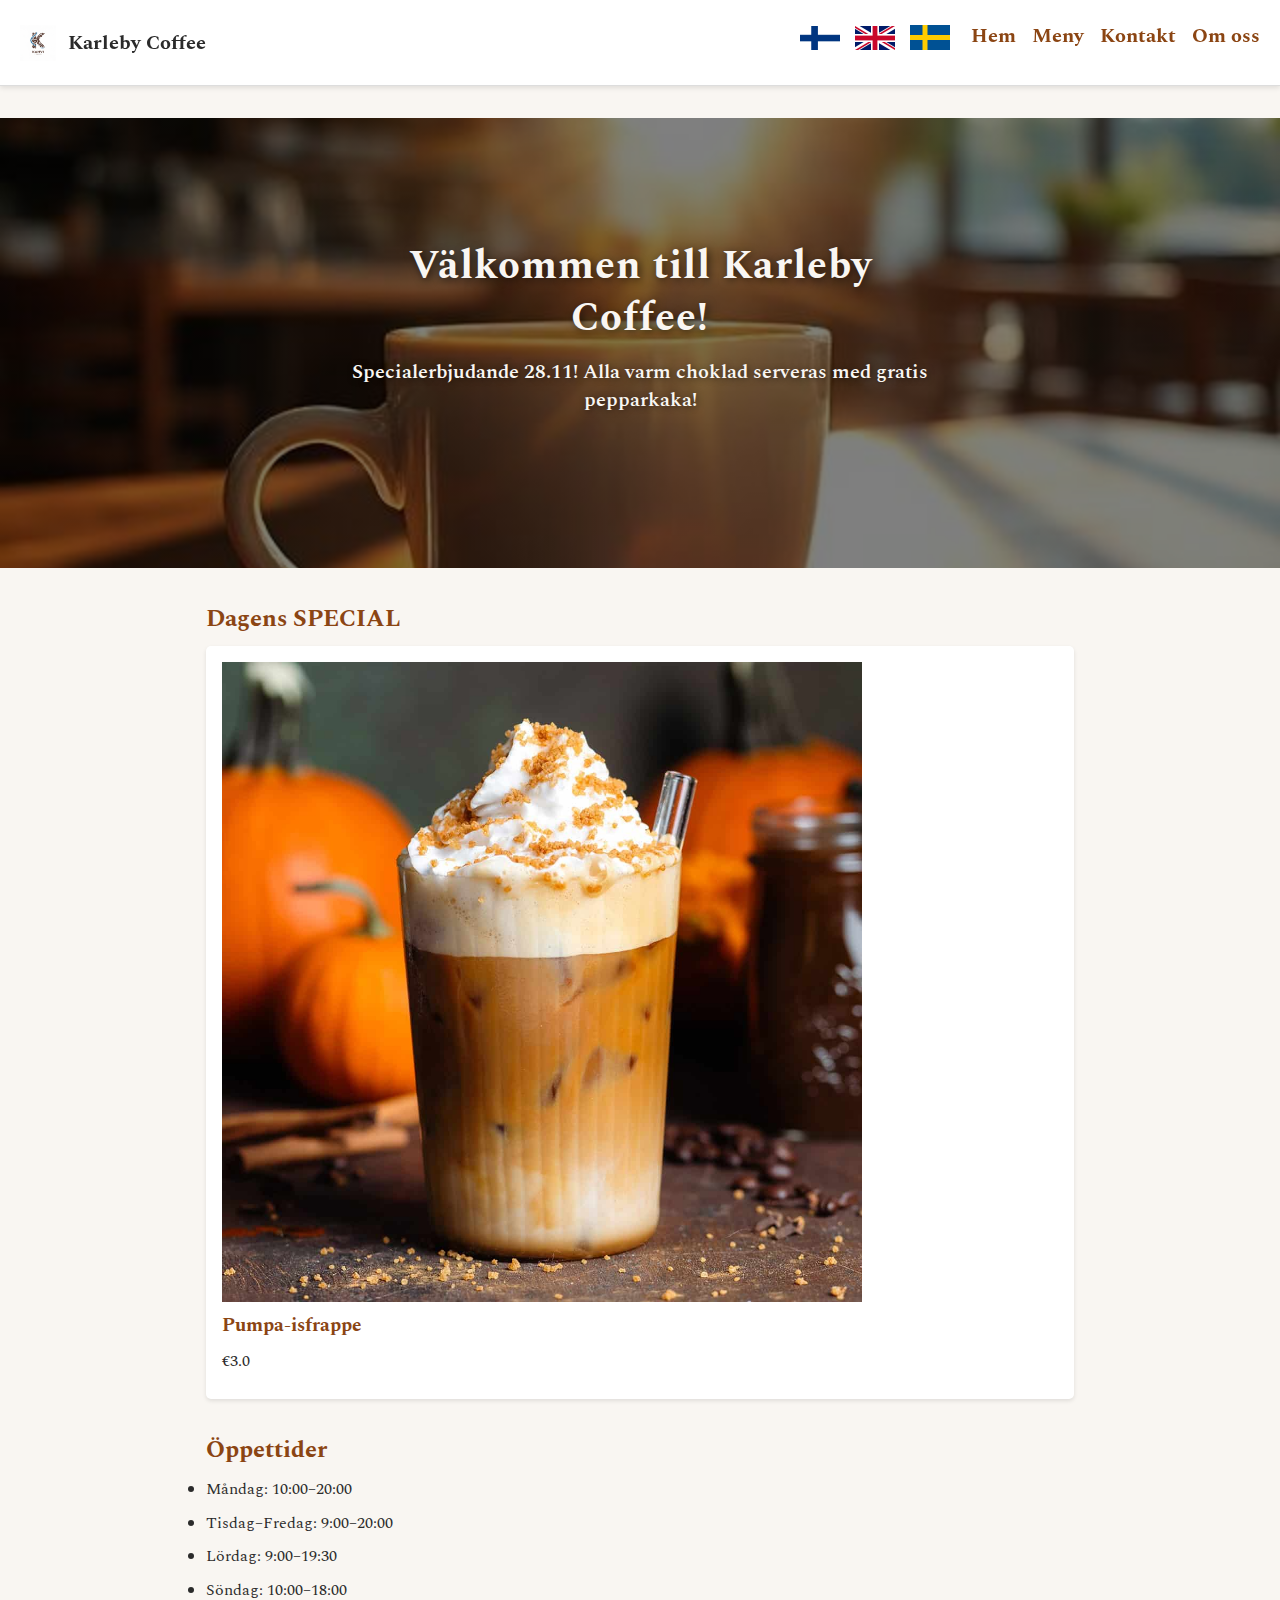
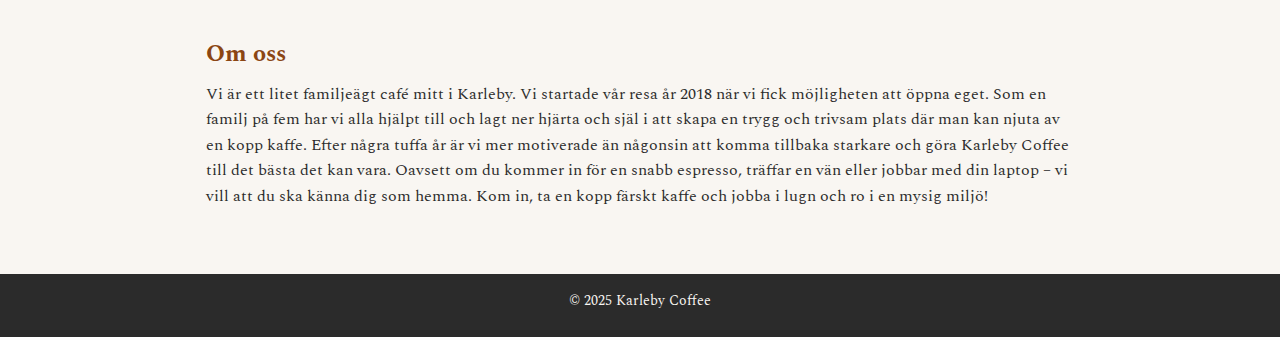
<file: Swedish version/indexSwe.html>
<!DOCTYPE HTML>
<html lang="sv">

<head>
  <meta charset="utf-8">
  <meta name="viewport" content="width=device-width,initial-scale=1">
  <title>Karleby Coffee</title>
  <link rel="stylesheet" href="../style.css">
  <link href="https://fonts.googleapis.com/css2?family=Spectral:wght@400;700&display=swap" rel="stylesheet">
</head>

<body>
  <a href="#main">Hoppa till huvudinnehållet</a>

  <header>
    <div>
      <img src="../Images/logo.png" alt="Karleby Coffee-logotyp" width="36" height="36" style="vertical-align:middle;">
      <a href="indexSwe.html" aria-label="Karleby Coffee startsida" style="margin-left:0.5rem; vertical-align:middle;">Karleby Coffee</a>
    </div>

    <nav aria-label="Huvudmeny">
      <ul>
        <div class="language-switcher">
          <a href="../Finnish version/indexFi.html">
            <img src="../Images/Flag_of_Finland.png" alt="Suomi" class="flag">
          </a>
          <a href="../index.html">
            <img src="../Images/Flag_of_the_United_Kingdom_(3-5).svg.png" alt="Engelska" class="flag">
          </a>
          <a href="../Swedish version/indexSwe.html">
            <img src="../Images/Flag_of_Sweden.svg.png" alt="Svenska" class="flag">
          </a>
        </div>
        <li><a href="indexSwe.html">Hem</a></li>
        <li><a href="menuSwe.html">Meny</a></li>
        <li><a href="contactSwe.html">Kontakt</a></li>
        <li><a href="indexSwe.html#about">Om oss</a></li>
      </ul>
    </nav>
  </header>

  <main id="main">
    <div class="hero-image">
      <div class="hero-text">
        <section>
          <h1>Välkommen till Karleby Coffee!</h1>
          <p>Specialerbjudande 28.11! Alla varm choklad serveras med gratis pepparkaka!</p>
          <!-- bakgrundsbild via CSS -->
        </section>
      </div>
    </div>

    <section>
      <h2>Dagens SPECIAL</h2>
      <article>
        <img src="../Images/pumpkin-iced-frappe.jpg" alt="Pumpa-isfrappe" width="640" height="360" style="max-width:100%; height:auto;">
        <h3> Pumpa-isfrappe </h3>
        <p>€3.0</p>
      </article>
    </section>

    <section>
      <h2>Öppettider</h2>
      <ul>
        <li>Måndag: 10:00–20:00</li>
        <li>Tisdag–Fredag: 9:00–20:00</li>
        <li>Lördag: 9:00–19:30</li>
        <li>Söndag: 10:00–18:00</li>
      </ul>
    </section>

    <section id="about">
      <h2>Om oss</h2>
      <p>Vi är ett litet familjeägt café mitt i Karleby. Vi startade vår resa år 2018 när vi fick möjligheten att öppna eget. Som en familj på fem har vi alla hjälpt till och lagt ner hjärta och själ i att skapa en trygg och trivsam plats där man kan njuta av en kopp kaffe.

Efter några tuffa år är vi mer motiverade än någonsin att komma tillbaka starkare och göra Karleby Coffee till det bästa det kan vara.

Oavsett om du kommer in för en snabb espresso, träffar en vän eller jobbar med din laptop – vi vill att du ska känna dig som hemma.

Kom in, ta en kopp färskt kaffe och jobba i lugn och ro i en mysig miljö!</p>
    </section>
  </main>

  <footer>
    <p>&copy; 2025 Karleby Coffee</p>
  </footer>
</body>

</html>
</file>
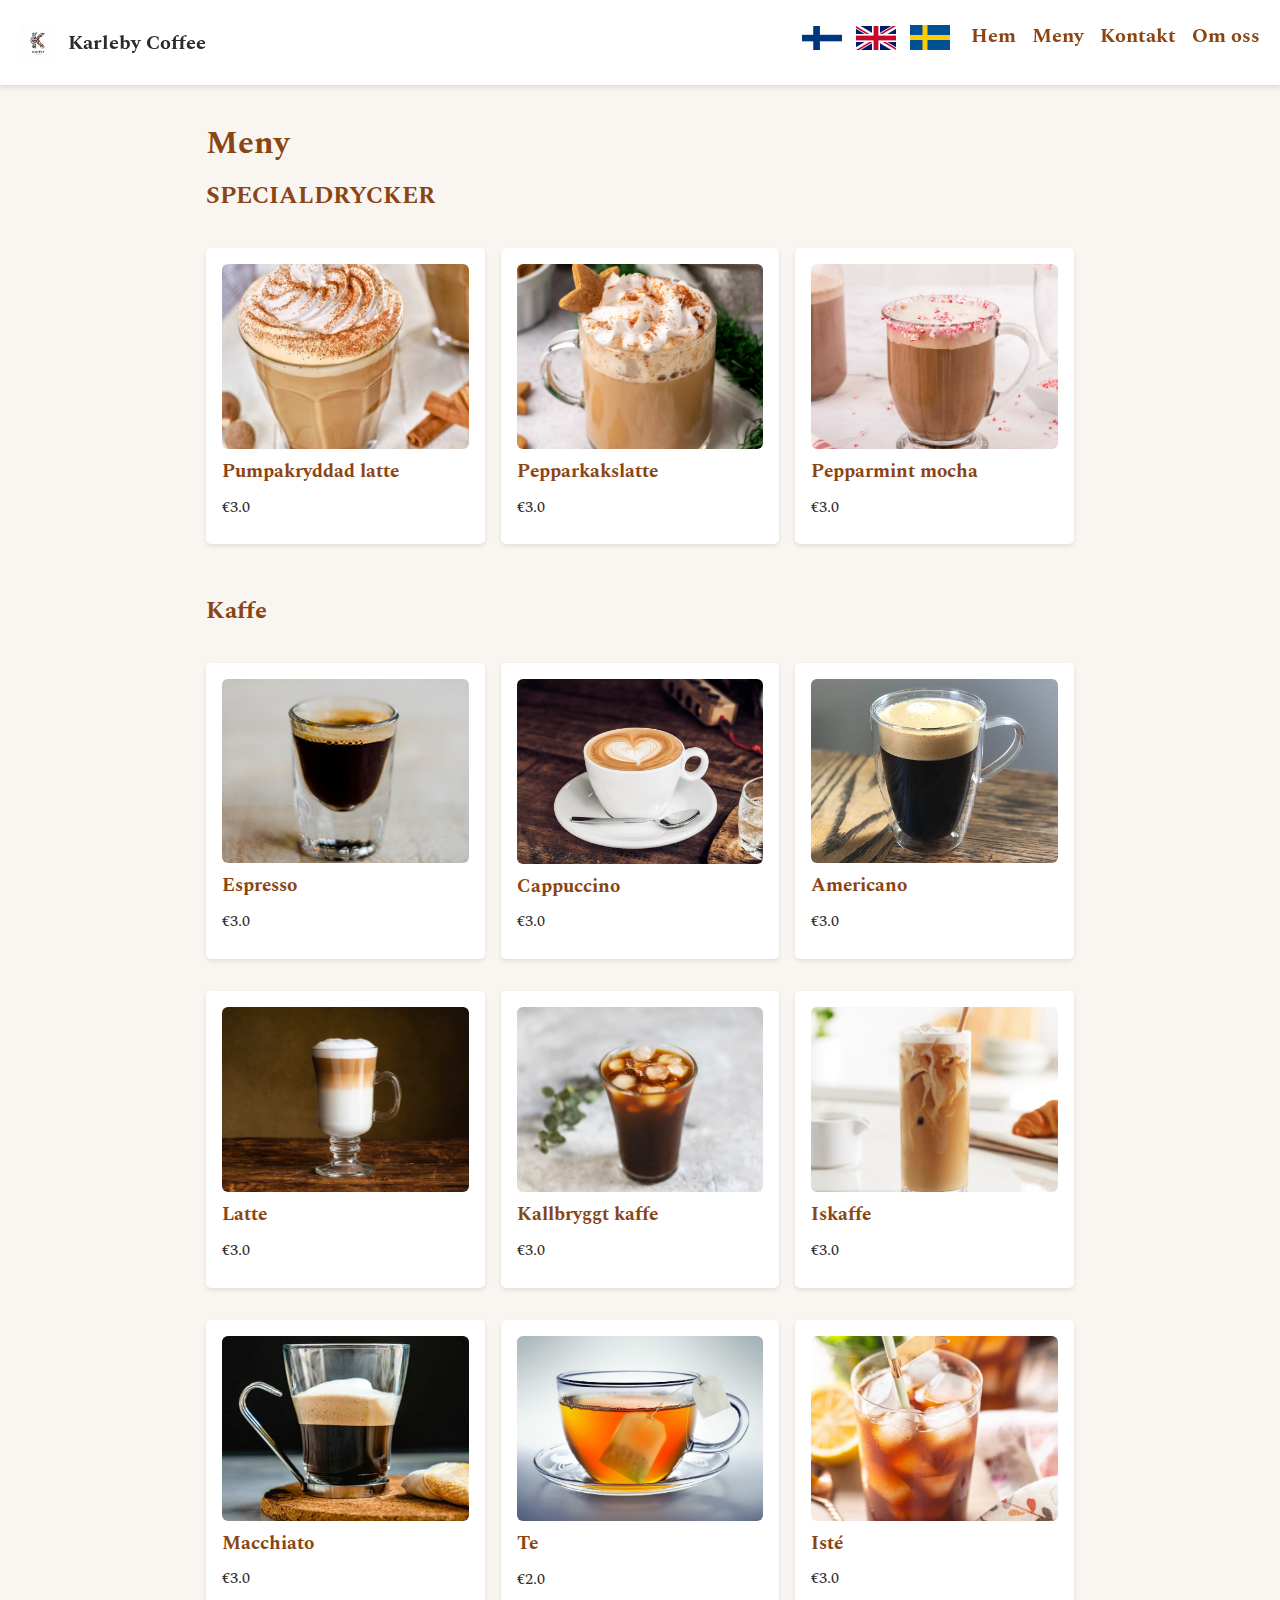
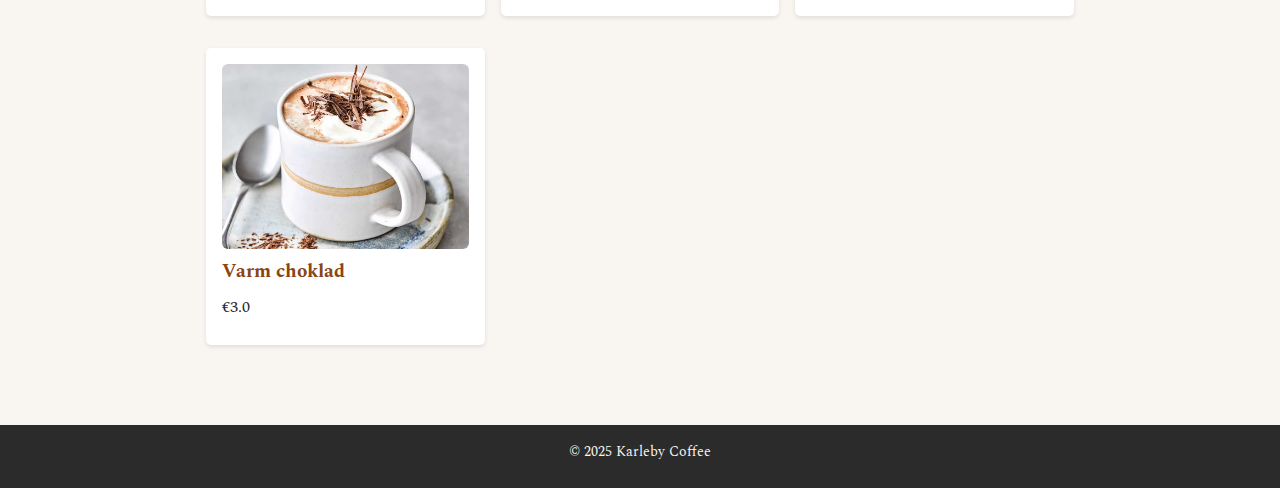
<file: Swedish version/menuSwe.html>
<!DOCTYPE HTML>
<html lang="sv">
<head>
  <meta charset="utf-8">
  <meta name="viewport" content="width=device-width,initial-scale=1">
  <title>Karleby Coffee</title>
  <link rel="stylesheet" href="../style.css">
  <link href="https://fonts.googleapis.com/css2?family=Spectral:wght@400;700&display=swap" rel="stylesheet">
</head>

<body>
  <a class="skip-link" href="#main">Hoppa till huvudinnehållet</a>

  <header>
    <div>
      <img src="../Images/logo.png" alt="Karleby Coffee logotyp" width="36" height="36" style="vertical-align:middle;">
      <a href="indexSwe.html" aria-label="Karleby Coffee startsida" style="margin-left:0.5rem; vertical-align:middle;">Karleby Coffee</a>
    </div>

    <nav aria-label="Huvudmeny">
      <ul>
        <div class="language-switcher">
          <a href="../Finnish version/menuFi.html"><img src="../Images/Flag_of_Finland.png" alt="Suomi" class="flag"></a>
          <a href="../menu.html"><img src="../Images/Flag_of_the_United_Kingdom_(3-5).svg.png" alt="Engelska" class="flag"></a>
          <a href="menuSwe.html"><img src="../Images/Flag_of_Sweden.svg.png" alt="Svenska" class="flag"></a>
        </div>
        <li><a href="indexSwe.html">Hem</a></li>
        <li><a class="is-active" href="menuSwe.html">Meny</a></li>
        <li><a href="contactSwe.html">Kontakt</a></li>
        <li><a href="indexSwe.html#about">Om oss</a></li>
      </ul>
    </nav>
  </header>

  <main id="main" class="section">
    <h1>Meny</h1>
    <section data-grid>
      <h2>SPECIALDRYCKER</h2>
      <article><img src="../Images/pumpkin-spice-latte.jpg" alt="Pumpakryddad latte"><h3>Pumpakryddad latte</h3><p>€3.0</p></article>
      <article><img src="../Images/gingerbread-latte.jpg" alt="Pepparkakslatte"><h3>Pepparkakslatte</h3><p>€3.0</p></article>
      <article><img src="../Images/peppermint-mocha.jpg" alt="Pepparmint mocha"><h3>Pepparmint mocha</h3><p>€3.0</p></article>
    </section>

    <section data-grid>
      <h2>Kaffe</h2>
      <article><img src="../Images/espresso.jpg" alt="Espresso"><h3>Espresso</h3><p>€3.0</p></article>
      <article><img src="../Images/capuchinop.png" alt="Cappuccino"><h3>Cappuccino</h3><p>€3.0</p></article>
      <article><img src="../Images/americano.jpeg" alt="Americano"><h3>Americano</h3><p>€3.0</p></article>
      <article><img src="../Images/latte.jpg" alt="Latte"><h3>Latte</h3><p>€3.0</p></article>
      <article><img src="../Images/cold-brew.jpg" alt="Kallbryggt kaffe"><h3>Kallbryggt kaffe</h3><p>€3.0</p></article>
      <article><img src="../Images/iced-coffee.jpg" alt="Iskaffe"><h3>Iskaffe</h3><p>€3.0</p></article>
      <article><img src="../Images/macchiato.jpg" alt="Macchiato"><h3>Macchiato</h3><p>€3.0</p></article>
      <article><img src="../Images/tea.jpg" alt="Te"><h3>Te</h3><p>€2.0</p></article>
      <article><img src="../Images/iced-tea.jpg" alt="Isté"><h3>Isté</h3><p>€3.0</p></article>
      <article><img src="../Images/hot-chocolate.jpg" alt="Varm choklad"><h3>Varm choklad</h3><p>€3.0</p></article>
    </section>
  </main>

  <footer class="site-footer">
    <p>&copy; <span id="year">2025</span> Karleby Coffee</p>
  </footer>
</body>
</html>
</file>
<file: style.css>
/* 
Karleby Coffee
*/

/* CSS custom properties */
:root {
    /* Colors */
    --color-bg: #f9f6f2;
    --color-text: #2b2b2b;
    --color-accent: #8b4513;
    --color-header-bg: #fff;
    --color-footer-bg: #2b2b2b;
    --color-footer-text: #f9f6f2;
    --color-link: #8b4513;
    --color-link-hover: #a65f2f;

    /* Typography */
    --font-body: 'Spectral', serif;
    --font-size-base: 1rem;
    --font-size-heading: 2rem;

    /* Spacing */
    --max-width: 900px;
    --space-s: 0.5rem;
    --space-m: 1rem;
    --space-l: 2rem;
}

/* Reset and basic settings */
* {
    box-sizing: border-box;
    margin: 0;
    padding: 0;
}

html {
    font-size: 100%;
    scroll-behavior: smooth;
}

body {
    font-family: var(--font-body);
    font-size: var(--font-size-base);
    color: var(--color-text);
    background-color: var(--color-bg);
    line-height: 1.6;
    margin: 0;
}

/* Skip link */
a[href="#main"] {
    position: absolute;
    top: -40px;
    left: 0;
    background: var(--color-accent);
    color: white;
    padding: var(--space-s) var(--space-m);
    text-decoration: none;
    transition: top 0.3s;
    z-index: 1000;
}

a[href="#main"]:focus {
    top: 0;
}

/* Header */
header {
    display: flex;
    justify-content: space-between;
    align-items: center;
    padding: var(--space-m);
    background-color: var(--color-header-bg);
    border-bottom: 1px solid #ddd;
}

header a {
    color: var(--color-text);
    text-decoration: none;
    font-weight: bold;
    font-size: 1.25rem;
}

/*sticky header */
header {
    position: sticky;
    top: 0;
    background-color: white;
    z-index: 1000;
    padding: 20px;
    box-shadow: 0 2px 5px rgba(0, 0, 0, 0.1);
}

nav ul {
    list-style: none;
    display: flex;
    gap: var(--space-m);
}

nav a {
    color: var(--color-link);
    text-decoration: none;
}

nav a:hover,
nav a:focus {
    color: var(--color-link-hover);
}

/* Main content */
main {
    max-width: var(--max-width);
    margin: 0 auto;
    padding: var(--space-l) var(--space-m);
}

section {
    margin-bottom: var(--space-l);
}

h1,
h2,
h3 {
    color: var(--color-accent);
    margin-bottom: var(--space-s);
}

h1 {
    font-size: var(--font-size-heading);
}

p,
li {
    margin-bottom: var(--space-s);
}

/* --- Article styling --- */
article {
    background-color: #fff;
    padding: var(--space-m);
    border-radius: 5px;
    box-shadow: 0 2px 4px rgba(0, 0, 0, 0.1);
    margin-bottom: var(--space-m);
}

/* Footer */
footer {
    text-align: center;
    background-color: var(--color-footer-bg);
    color: var(--color-footer-text);
    padding: var(--space-m);
    font-size: 0.9rem;
}

/* Responsivity */
@media (max-width: 600px) {
    nav ul {
        flex-direction: column;
        align-items: flex-start;
        gap: var(--space-s);
    }

    header {
        flex-direction: column;
        align-items: flex-start;
    }

    main {
        padding: var(--space-m);
    }
}

.hero-image {
    /* Use linear gradient so the text is more readable
    */
    background-image:
        linear-gradient(rgba(0, 0, 0, 0.5), rgba(0, 0, 0, 0.5)),
        url("Images/Coffee_on_a_table.jpg");


    /* Set a specific height IDK WHAT I DID HERE DONT TOUCH IT PLEASE */
    height: 50vh;
    width: 100vw;
    margin-left: calc(-50vw + 50%);

    /* Position and center the image to scale nicely on all screens */
    background-position: center;
    background-repeat: no-repeat;
    background-size: cover;

    position: relative;
    /* added some spacing */
    margin-bottom: var(--space-l);
}

.hero-text {
    position: absolute;
    top: 50%;
    left: 50%;
    transform: translate(-50%, -50%);
    text-align: center;
    color: var(--color-accent);
    padding: 1rem;
}

.hero-text h1 {
    font-size: 2.5rem;
    /* before var(--font-size-heading) ≈ 2rem */
    font-weight: 700;
    letter-spacing: 1px;
    line-height: 1.3;
    text-shadow: 2px 2px 8px rgba(0, 0, 0, 0.6);
    font-family: var(--font-body);
    color: var(--color-bg);
    margin-bottom: 0.8rem;
}

.hero-text p {
    font-size: 1.25rem;
    /* before var(--font-size-base) ≈ 1rem */
    font-weight: 600;
    line-height: 1.4;
    text-shadow: 1px 1px 6px rgba(0, 0, 0, 0.5);
    color: var(--color-bg);
}

/* ---- Responsive card grid for menu sections ---- */
section[data-grid] {
    display: grid;
    grid-template-columns: 1fr;
    gap: var(--space-m);
}


section[data-grid]>h2 {
    grid-column: 1 / -1;
    margin-bottom: var(--space-m);
}

/* Unified card image size and responsive grid */
section[data-grid] {
    display: grid;
    grid-template-columns: 1fr;
    gap: var(--space-m);
}

section[data-grid]>h2 {
    grid-column: 1 / -1;
    margin-bottom: var(--space-m);
}

/* 🔹 Unified image sizing */
section[data-grid] article img {
    width: 100%;
    aspect-ratio: 4 / 3;
    object-fit: cover;
    border-radius: 6px;
    display: block;
    margin-bottom: var(--space-s);
}

/* make cards equal height */
section[data-grid] article {
    display: flex;
    flex-direction: column;
    justify-content: space-between;
}

/* Grid layout responsive */
@media (min-width: 600px) {
    section[data-grid] {
        grid-template-columns: repeat(2, 1fr);
    }
}

@media (min-width: 900px) {
    section[data-grid] {
        grid-template-columns: repeat(3, 1fr);
    }
}

section[data-grid] {
        grid-template-columns: repeat(3, 1fr);
    }

.flag {
  width: 40px;
  height: auto;
  margin: 5px;
}
</file>
